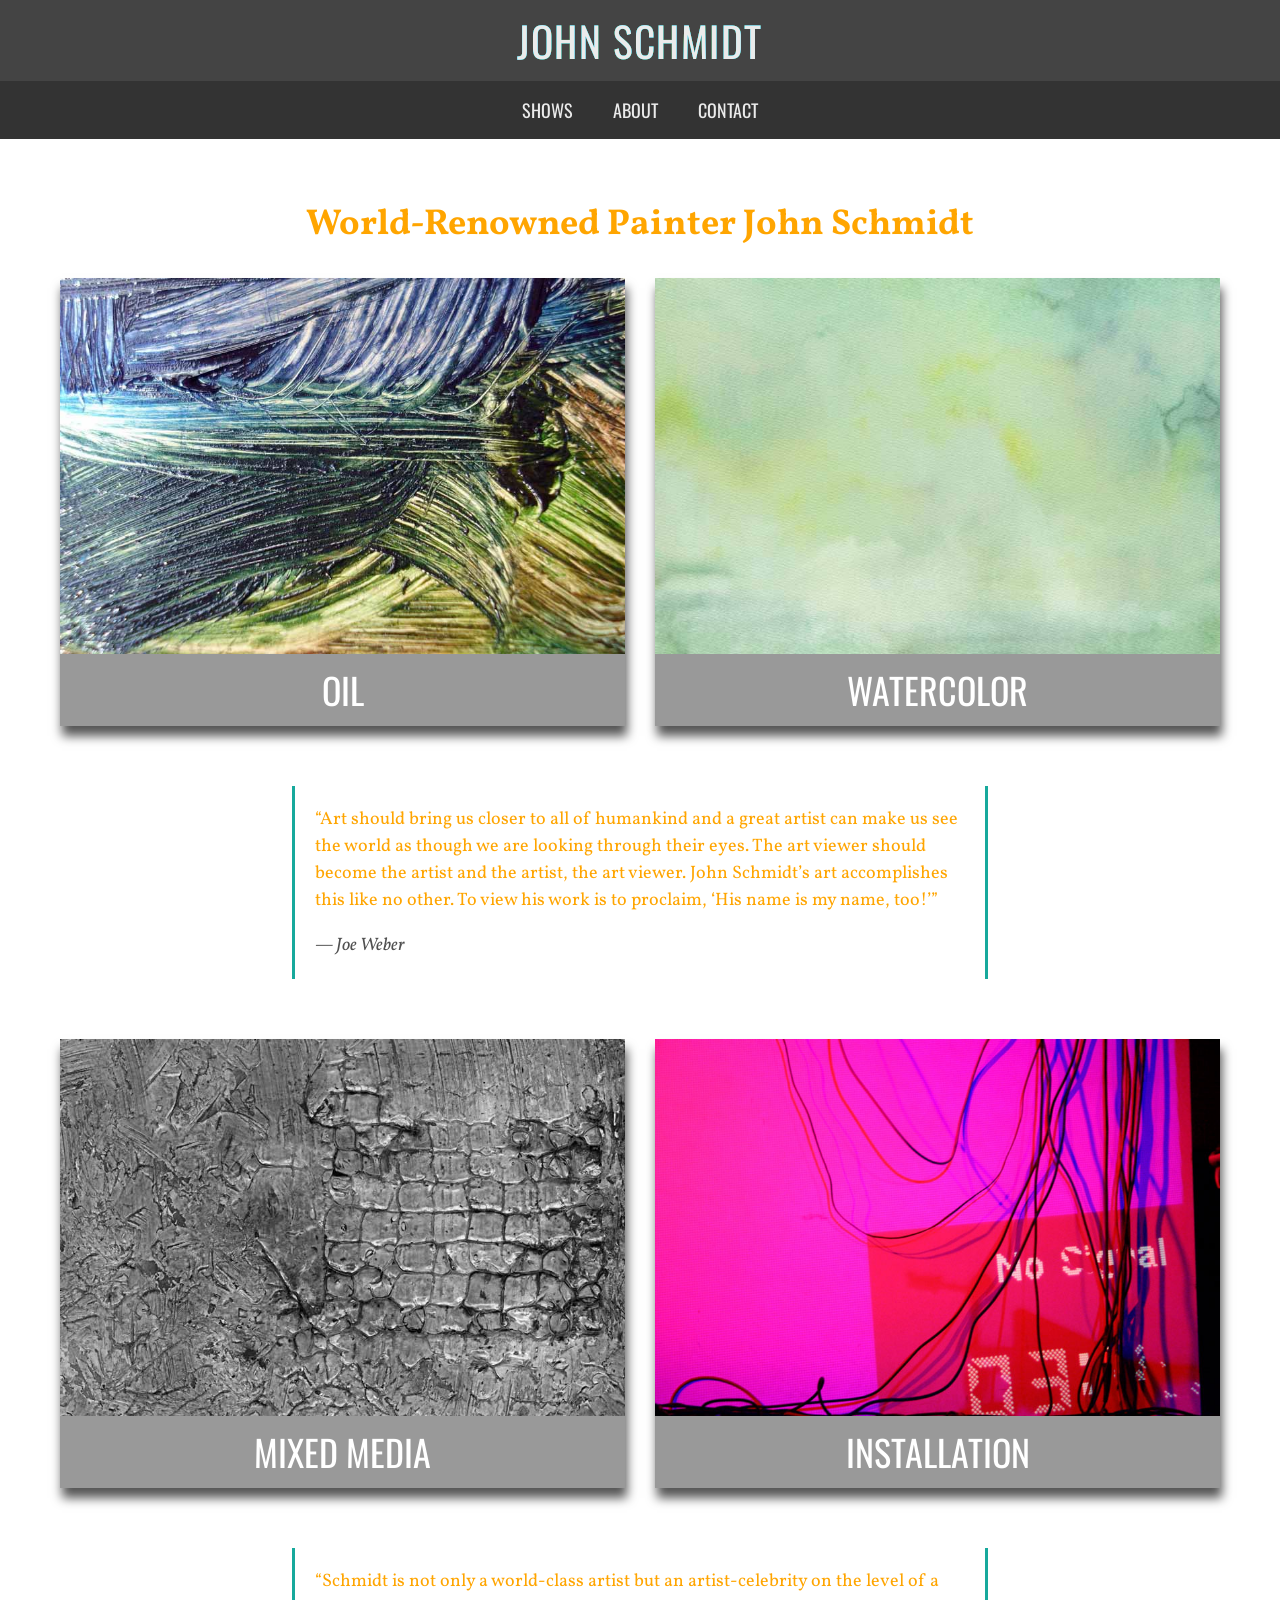
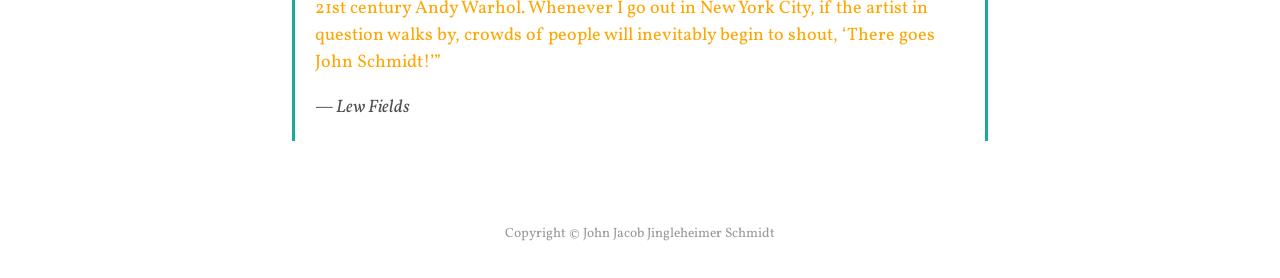
<file: Artist Website/index.html>
<!DOCTYPE html>
<html lang="en">
<head>
	<meta charset="UTF-8">
	<meta name="viewport" content="width=device-width, initial-scale=1.0">
	<title>John Schmidt | World-Renowned Painter</title>
	<link rel="preconnect" href="https://fonts.googleapis.com">
	<link rel="preconnect" href="https://fonts.gstatic.com" crossorigin>
	<link href="https://fonts.googleapis.com/css2?family=Oswald:wght@200..700&family=Vollkorn:ital,wght@0,400..900;1,400..900&display=auto" rel="stylesheet">
	<link rel="stylesheet" href="css/main.css">
</head>
<body>
	<header>
		<div class="logo-wrapper"><a href="index.html">John Schmidt</a></div>
		<nav>
			<ul>
				<li><a href="#">Shows</a></li>
				<li><a href="#">About</a></li>
				<li><a href="#">Contact</a></li>
			</ul>
		</nav>
	</header>

	<main>
		<h1>World-Renowned Painter John Schmidt</h1>

		<div class="category">
			<a href="#">
				<img src="img/oil.jpg" alt="">
				<div class="description">Oil</div>
			</a>
			<a href="#">
				<img src="img/watercolor.jpg" alt="">
				<div class="description">Watercolor</div>
			</a>
		</div>

		<blockquote>
			<p>“Art should bring us closer to all of humankind and a great artist can make us see the world as though we are looking through their eyes. The art viewer should become the artist and the artist, the art viewer. John Schmidt’s art accomplishes this like no other. To view his work is to proclaim, ‘His name is my name, too!’”</p>
			<cite>— Joe Weber</cite>
		</blockquote>

		<div class="category">
			<a href="#">
				<img src="img/mixed-media.jpg" alt="">
				<div class="description">Mixed Media</div>
			</a>
			<a href="#">
				<img src="img/installation.jpg" alt="">
				<div class="description">Installation</div>
			</a>
		</div>

		<blockquote>
			<p>“Schmidt is not only a world-class artist but an artist-celebrity on the level of a 21st century Andy Warhol. Whenever I go out in New York City, if the artist in question walks by, crowds of people will inevitably begin to shout, ‘There goes John Schmidt!’”</p>
			<cite>— Lew Fields</cite>
		</blockquote>
	</main>

	<footer>
		<p>Copyright © John Jacob Jingleheimer Schmidt</p>
	</footer>
</body>
</html>
</file>
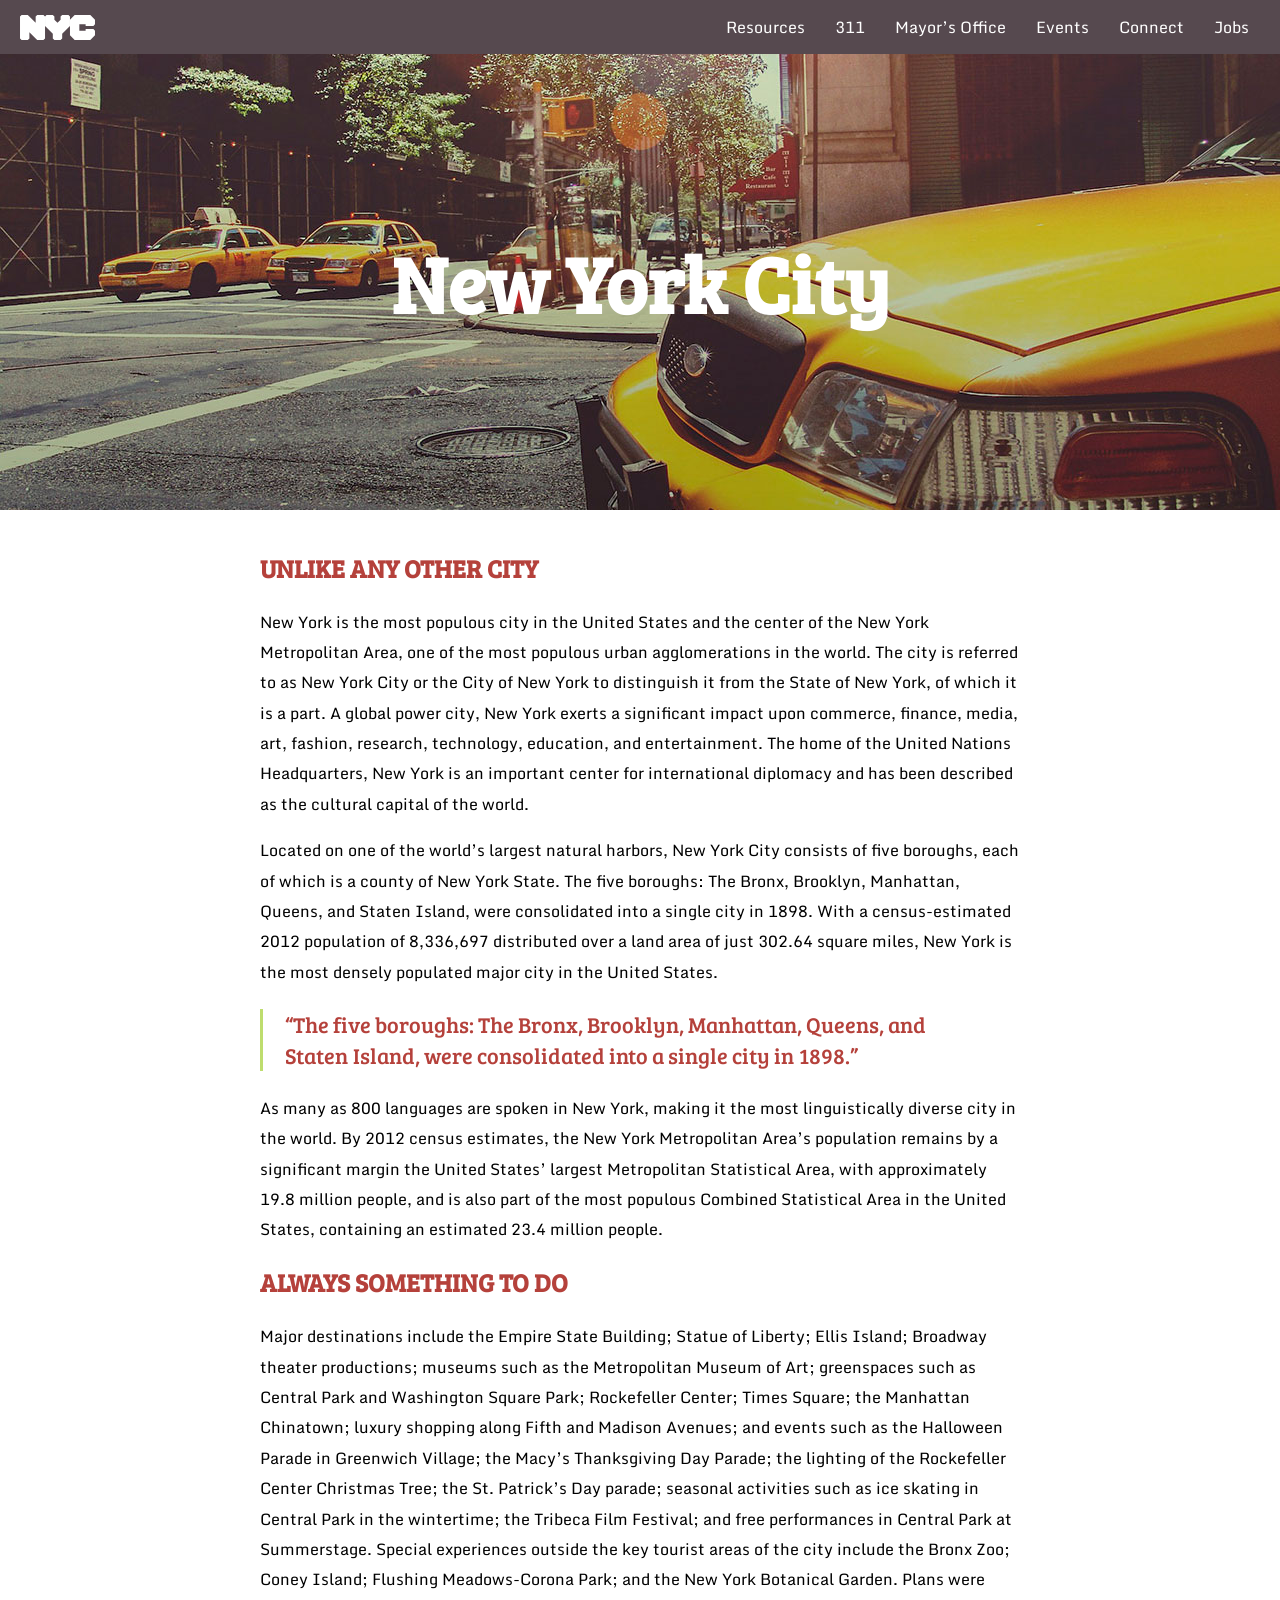
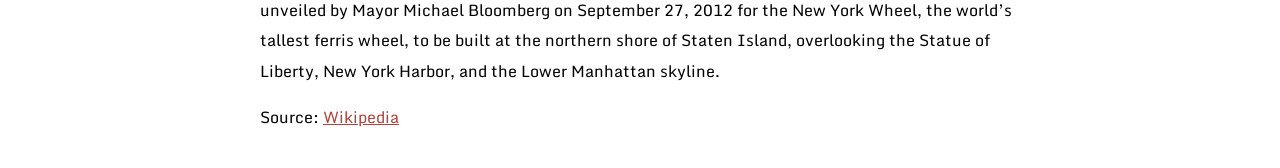
<file: Off-Screen Nav/index.html>
<!DOCTYPE html>
<html lang="en">
<head>
	<meta charset="UTF-8">
	<meta name="viewport" content="width=device-width, initial-scale=1.0">
	<title>New York City: A Global Power City</title>
	<link rel="preconnect" href="https://fonts.googleapis.com">
	<link rel="preconnect" href="https://fonts.gstatic.com" crossorigin>
	<link href="https://fonts.googleapis.com/css2?family=Bree+Serif&family=Monda:wght@400..700&display=auto" rel="stylesheet">
	<link rel="stylesheet" href="css/main.css">
</head>
<body>
	<img src="img/nyc-logo.svg" class="nyc-logo" alt="NYC Logo">

	<!-- CHECKBOX LABEL -->
	<label id="hamburger-button" for="navbar-checkbox">
		<img src="img/menu-icon.svg" alt="Hamburger Button">
	</label>
	
	
	<!-- CHECKBOX FOR NAVBAR -->
	<input type="checkbox" id="navbar-checkbox">
	<!-- END CHECKBOX -->
	
	<!-- INVISIBLE MASK FOR THE BG -->
	<label id="navbar-mask" for="navbar-checkbox">
		<!-- EMPTINESS -->
	</label>
	
	<!-- <input:checkbox> and <nav> need to be neighbors -->
	<nav>
		<ul>
			<li><a href="#">Resources</a></li>
			<li><a href="#">311</a></li>
			<li><a href="#">Mayor’s Office</a></li>
			<li><a href="#">Events</a></li>
			<li><a href="#">Connect</a></li>
			<li><a href="#">Jobs</a></li>
		</ul>
	</nav>
	
	<h1>New York City</h1>
	
	<main>
		<h2>Unlike Any Other City</h2>
		
		<p>New York is the most populous city in the United States and the center of the New York Metropolitan Area, one of the most populous urban agglomerations in the world. The city is referred to as New York City or the City of New York to distinguish it from the State of New York, of which it is a part. A global power city, New York exerts a significant impact upon commerce, finance, media, art, fashion, research, technology, education, and entertainment. The home of the United Nations Headquarters, New York is an important center for international diplomacy and has been described as the cultural capital of the world.</p>
		
		<p>Located on one of the world’s largest natural harbors, New York City consists of five boroughs, each of which is a county of New York State. The five boroughs: The Bronx, Brooklyn, Manhattan, Queens, and Staten Island, were consolidated into a single city in 1898. With a census-estimated 2012 population of 8,336,697 distributed over a land area of just 302.64 square miles, New York is the most densely populated major city in the United States.</p>
		
		<p class="pull-quote">“The five boroughs: The Bronx, Brooklyn, Manhattan, Queens, and Staten Island, were consolidated into a single city in 1898.”</p>
		
		<p>As many as 800 languages are spoken in New York, making it the most linguistically diverse city in the world. By 2012 census estimates, the New York Metropolitan Area’s population remains by a significant margin the United States’ largest Metropolitan Statistical Area, with approximately 19.8 million people, and is also part of the most populous Combined Statistical Area in the United States, containing an estimated 23.4 million people.</p>
		
		
		<h2>Always Something to Do</h2>
		
		<p>Major destinations include the Empire State Building; Statue of Liberty; Ellis Island; Broadway theater productions; museums such as the Metropolitan Museum of Art; greenspaces such as Central Park and Washington Square Park; Rockefeller Center; Times Square; the Manhattan Chinatown; luxury shopping along Fifth and Madison Avenues; and events such as the Halloween Parade in Greenwich Village; the Macy’s Thanksgiving Day Parade; the lighting of the Rockefeller Center Christmas Tree; the St. Patrick’s Day parade; seasonal activities such as ice skating in Central Park in the wintertime; the Tribeca Film Festival; and free performances in Central Park at Summerstage. Special experiences outside the key tourist areas of the city include the Bronx Zoo; Coney Island; Flushing Meadows-Corona Park; and the New York Botanical Garden. Plans were unveiled by Mayor Michael Bloomberg on September 27, 2012 for the New York Wheel, the world’s tallest ferris wheel, to be built at the northern shore of Staten Island, overlooking the Statue of Liberty, New York Harbor, and the Lower Manhattan skyline.</p>

		<p>Source: <a href="http://en.wikipedia.org/wiki/New_York_City">Wikipedia</a></p>
	</main>
</body>
</html>
</file>
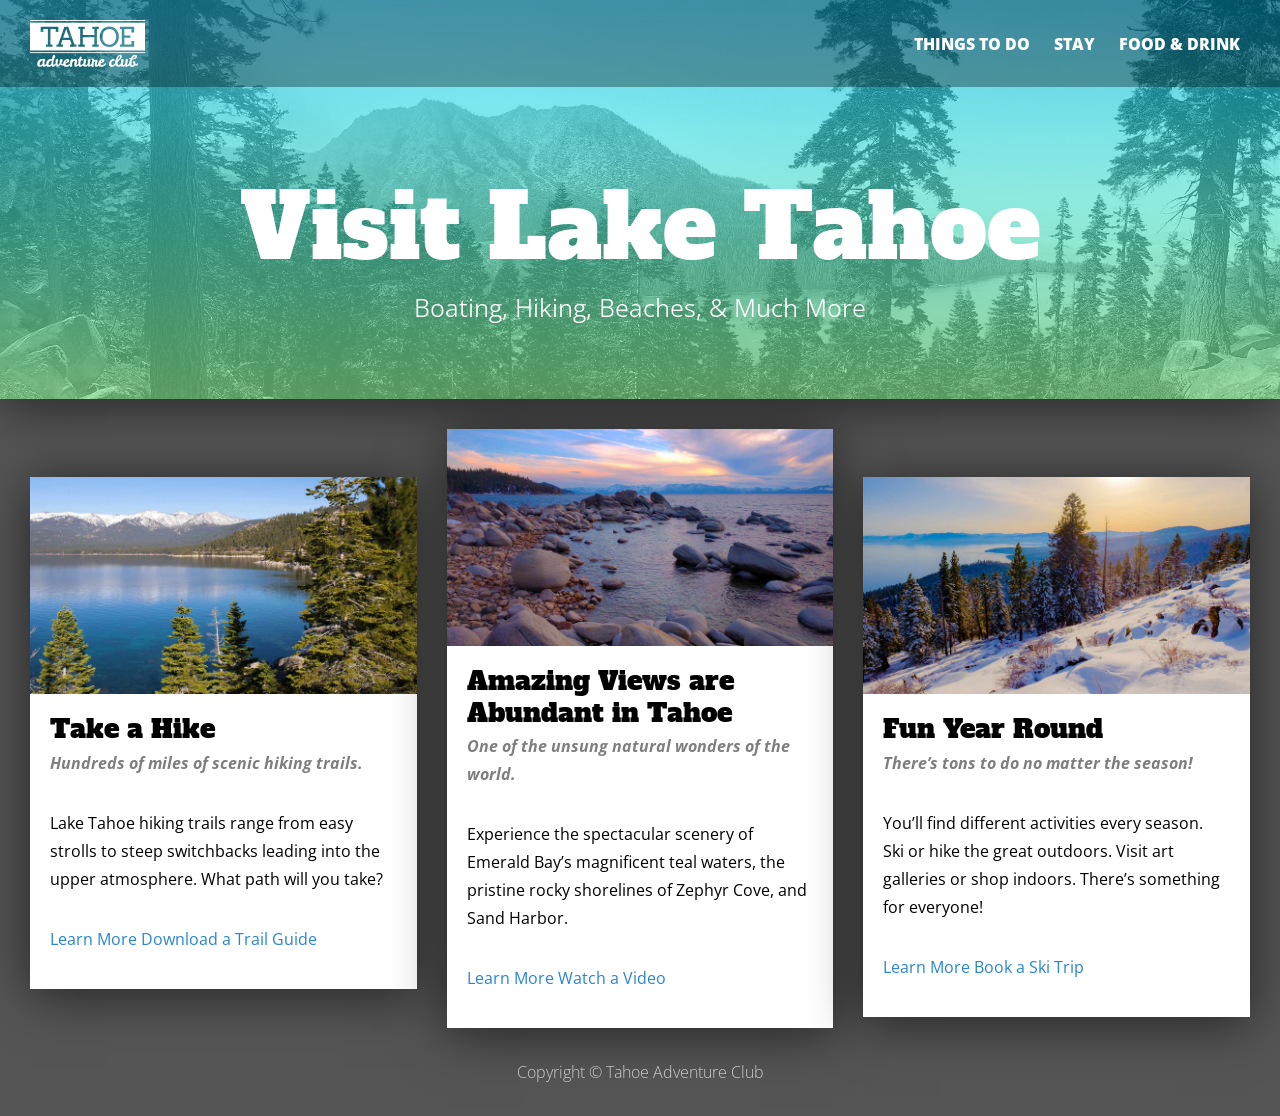
<file: Tahoe Flexbox/index.html>
<!DOCTYPE html>
<html lang="en">
<head>
	<meta charset="UTF-8">
	<meta name="viewport" content="width=device-width, initial-scale=1.0">
	<title>Things to do in Lake Tahoe - Tahoe Adventure Club</title>
	<link rel="preconnect" href="https://fonts.googleapis.com">
	<link rel="preconnect" href="https://fonts.gstatic.com" crossorigin>
	<link href="https://fonts.googleapis.com/css2?family=Alfa+Slab+One&family=Open+Sans:ital,wght@0,300..800;1,300..800&display=swap" rel="stylesheet">
	<link rel="stylesheet" href="css/main.css">
</head>
<body>
	<header>
		<nav>
			<a href="index.html" class="logo"><img src="img/tahoe-logo-white.svg" alt="Tahoe Adventure Club"></a>
			<ul>
				<li><a href="things-to-do.html">Things To Do</a></li>
				<li><a href="places-to-stay.html">Stay</a></li>
				<li><a href="food-drink.html">Food & Drink</a></li>
			</ul>
		</nav>
		<div class="masthead">
			<h1>Visit Lake Tahoe</h1>
			<p>Boating, Hiking, Beaches, & Much More</p>
		</div>
	</header>

	<main>
		<section>
			<img src="img/take-a-hike.jpg" alt="Tahoe trails">
			<div class="text-wrapper">
				<h2>Take a Hike</h2>
				<p>Hundreds of miles of scenic hiking trails.</p>
				<p>Lake Tahoe hiking trails range from easy strolls to steep switchbacks leading into the upper atmosphere. What path will you take?</p>
				<p class="links">
					<a href="hikes.html" class="button-secondary">Learn More</a>
					<a href="downloads/trail-guide.pdf" target="_blank">Download a Trail Guide</a>
				</p>
			</div>
		</section>

		<section>
			<img src="img/amazing-views.jpg" alt="Tahoe sunset">
			<div class="text-wrapper">
				<h2>Amazing Views are Abundant in Tahoe</h2>
				<p>One of the unsung natural wonders of the world.</p>
				<p>Experience the spectacular scenery of Emerald Bay’s magnificent teal waters, the pristine rocky shorelines of Zephyr Cove, and Sand Harbor.</p>
				<p class="links">
					<a href="#" class="button-secondary">Learn More</a>
					<a href="https://www.youtube.com/watch?v=4ZLZh3ZWdgI" target="_blank">Watch a Video</a>
				</p>
			</div>
		</section>

		<section>
			<img src="img/fun-year-round.jpg" alt="Tahoe in winter">
			<div class="text-wrapper">
				<h2>Fun Year Round</h2>
				<p>There’s tons to do no matter the season!</p>
				<p>You’ll find different activities every season. Ski or hike the great outdoors. Visit art galleries or shop indoors. There’s something for everyone!</p>
				<p class="links">
					<a href="#" class="button-secondary">Learn More</a>
					<a href="https://www.skilaketahoe.com" target="_blank">Book a Ski Trip</a>
				</p>
			</div>
		</section>
	</main>

	<footer>
		Copyright © Tahoe Adventure Club
	</footer>
</body>
</html>
</file>
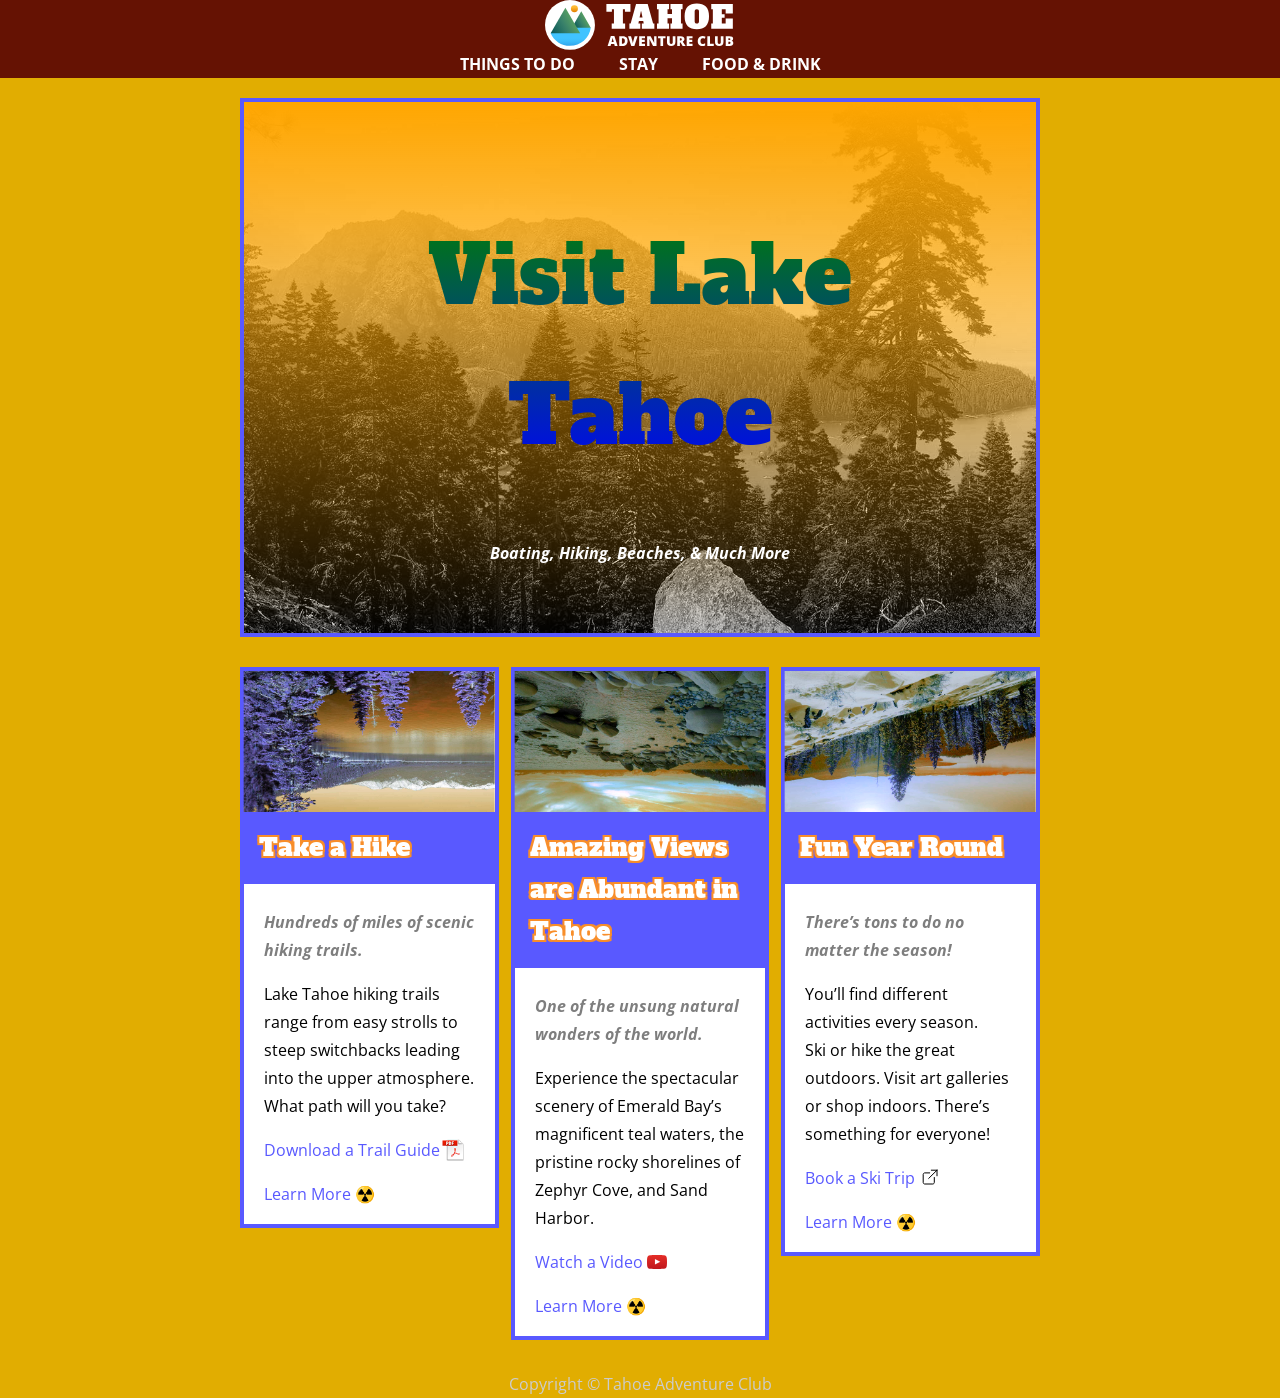
<file: Tahoe/index.html>
<!-- comment - docs for you or devs that isn't used by the html -->
<!-- determines the document type -->
<!DOCTYPE html>
<!-- determines language -->
<html lang="en">

<!-- meta information about the site -->
<head>
    <!-- use unicode on the website -->
    <meta charset="UTF-8">
    <!-- scale the viewport on mobile phones -->
    <meta name="viewport" content="width=device-width, initial-scale=1.0">
    <!-- the title of our website / tab -->
    <title>Lake Tahoe</title>
    <!-- GOOGLE FONTS -->
    <link rel="preconnect" href="https://fonts.googleapis.com">
    <link rel="preconnect" href="https://fonts.gstatic.com" crossorigin>
    <link href="https://fonts.googleapis.com/css2?family=Alfa+Slab+One&family=Open+Sans:ital,wght@0,300..800;1,300..800&display=swap" rel="stylesheet">
    <!-- STYLESHEET -->
    <link rel="stylesheet" href="main.css">

</head>

<!-- the content goes here in the body -->
<body>

    <!-- <div id="centered"></div> -->

    <nav>
        <a href="index.html"><img src="img/tahoe-logo.svg" alt="Tahoe Adventure Club"></a>
		<ul>
			<li><a href="things-to-do.html">Things To Do</a></li>
			<li><a href="places-to-stay.html">Stay</a></li>
			<li><a href="food-drink.html">Food & Drink</a></li>
		</ul>
    </nav>

    <header>
        <h1>Visit Lake Tahoe</h1>
		<p>Boating, Hiking, Beaches, & Much More</p>
    </header>

    <main>
        <h2>Explore Lake Tahoe</h2>
		<section>
			<img src="img/take-a-hike.jpg" alt="Tahoe trails">
			<h3>Take a Hike</h3>
			<p>Hundreds of miles of scenic hiking trails.</p>
			<p>Lake Tahoe hiking trails range from easy strolls to steep switchbacks leading into the upper atmosphere. What path will you take?</p>
			<p><a href="downloads/trail-guide.pdf" target="_blank">Download a Trail Guide</a></p>
			<p><a class="learn-more" href="#">Learn More</a></p>
		</section>

		<section>
			<img src="img/amazing-views.jpg" alt="Tahoe sunset">
			<h3>Amazing Views are Abundant in Tahoe</h3>
			<p>One of the unsung natural wonders of the world.</p>
			<p>Experience the spectacular scenery of Emerald Bay’s magnificent teal waters, the pristine rocky shorelines of Zephyr Cove, and Sand Harbor.</p>
			<p><a href="https://www.youtube.com/watch?v=4ZLZh3ZWdgI" target="_blank">Watch a Video</a></p>
			<p><a class="learn-more" href="#">Learn More</a></p>
		</section>

		<section>
			<img src="img/fun-year-round.jpg" alt="Tahoe in winter">
			<h3>Fun Year Round</h3>
			<p>There’s tons to do no matter the season!</p>
			<p>You’ll find different activities every season. Ski or hike the great outdoors. Visit art galleries or shop indoors. There’s something for everyone!</p>
			<p><a href="https://www.skilaketahoe.com" target="_blank">Book a Ski Trip</a></p>
			<p><a class="learn-more" href="#">Learn More</a></p>

        </section>
    </main>

    <footer>
        Copyright © Tahoe Adventure Club
    </footer>

</body>
</html>
</file>
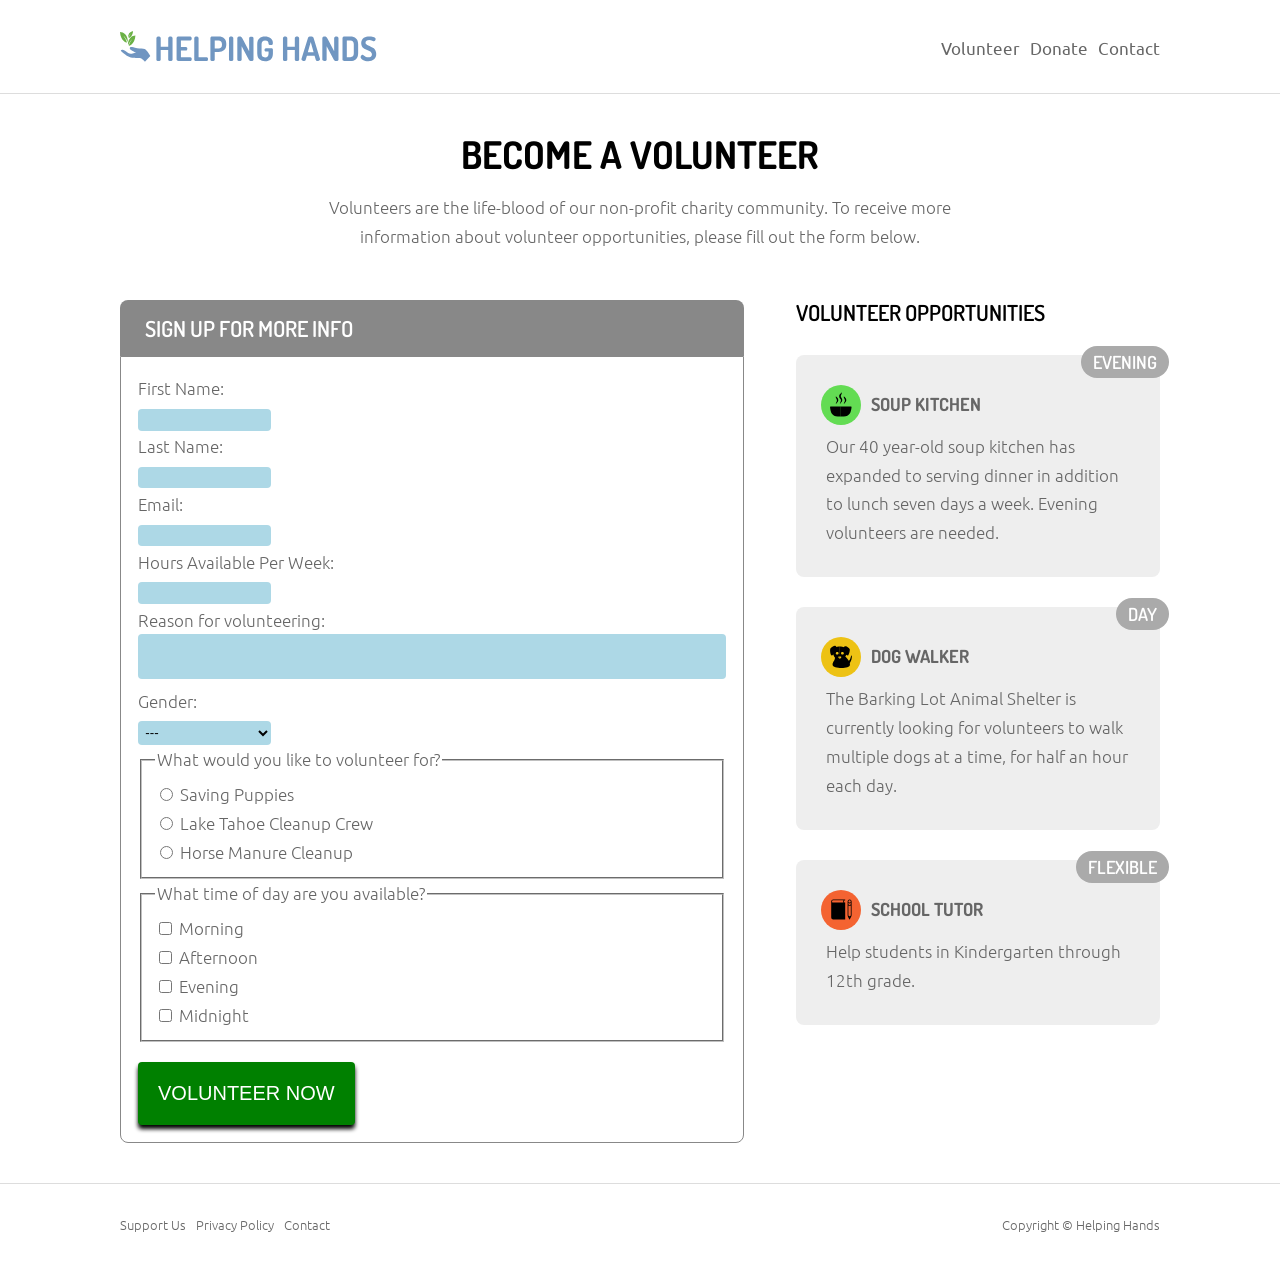
<file: Helping Hands/volunteer.html>
<!DOCTYPE html>
<html lang="en">
<head>
	<meta charset="UTF-8">
	<meta name="viewport" content="width=device-width, initial-scale=1.0">
	<title>Helping Hands - Volunteer Opportunities</title>
	<link rel="preconnect" href="https://fonts.googleapis.com">
	<link rel="preconnect" href="https://fonts.gstatic.com" crossorigin>
	<link href="https://fonts.googleapis.com/css2?family=Dosis:wght@200..800&family=Ubuntu:ital,wght@0,300;0,400;0,500;0,700;1,300;1,400;1,500;1,700&display=auto" rel="stylesheet">
	<link rel="stylesheet" href="css/main.css">
</head>
<body>
	<header>
		<nav class="content-wrapper">
			<a href="index.html" class="logo"><img src="img/helping-hands-logo.svg" alt="Helping Hands"></a>
			<ul>
				<li><a href="volunteer.html">Volunteer</a></li>
				<li><a href="donate.html">Donate</a></li>
				<li><a href="contact.html">Contact</a></li>
			</ul>
		</nav>
	</header>
	<main class="content-wrapper">
		<h1>Become a Volunteer</h1>
		<p>Volunteers are the life-blood of our non-profit charity community. To receive more information about volunteer opportunities, please fill out the form&nbsp;below.</p>
		<div class="columns-2">

			<!-- CRUD -->

			<!-- CREATE -->
		 	<!-- http POST request -->

			<!-- READ -->
		 	<!-- http GET request -->

			<!-- UPDATE -->
		 	<!-- http PUT/PATCH request -->

			<!-- DESTROY -->
		 	<!-- http DELETE request -->

			<!-- FORM GOES HERE -->
			<div class="column-left">
				<h2 class="form-heading">Sign Up for More Info</h2>
				<form>
					<label for="first-name">First Name:</label>
					<input id="first-name" name="first-name" type="text" required>

					<label for="last-name">Last Name:</label>
					<input id="last-name" type="text">

					<label for="email">Email:</label>
					<input type="email" id="email">

					<label for="hours">Hours Available Per Week:</label>
					<input type="number" min="0" max="168" id="hours">

					<label for="reason">Reason for volunteering:</label>
					<textarea id="reason"></textarea>

					<label for="gender">Gender:</label>
					<select id="gender">
						<option selected disabled>---</option>
						<option value="m">Male</option>
						<option value="f">Female</option>
					</select>

					<fieldset>
						<legend>What would you like to volunteer for?</legend>

						<input type="radio" name="volunteer-choice" id="save-puppies">
						<label for="save-puppies">Saving Puppies</label>

						<br>

						<input type="radio" name="volunteer-choice" id="tahoe">
						<label for="tahoe">Lake Tahoe Cleanup Crew</label>

						<br>

						<input type="radio" name="volunteer-choice" id="horse">
						<label for="horse">Horse Manure Cleanup</label>
					</fieldset>

					<fieldset>
						<legend>What time of day are you available?</legend>

						<input type="checkbox" name="available-morning" id="morning">
						<label for="morning">Morning</label>

						<br>

						<input type="checkbox" name="available-afternoon" id="afternoon">
						<label for="afternoon">Afternoon</label>

						<br>

						<input type="checkbox" name="available-evening" id="evening">
						<label for="evening">Evening</label>

						<br>

						<input type="checkbox" name="available-midnight" id="night">
						<label for="night">Midnight</label>
					</fieldset>

					<input type="submit" value="Volunteer Now">
				</form>
			</div>
			<!-- END FORM -->

			<aside class="column-right">
				<h2>Volunteer Opportunities</h2>
				<section class="clearfix">
					<div class="time-badge">Evening</div>
					<h3><img src="img/icon-soup-kitchen.svg" alt="" class="opportunity-icon">Soup Kitchen</h3>
					<p>Our 40 year-old soup kitchen has expanded to serving dinner in addition to lunch seven days a week. Evening volunteers are needed.</p>
				</section>
				<section class="clearfix">
					<div class="time-badge">Day</div>
					<h3><img src="img/icon-dog-walker.svg" alt="" class="opportunity-icon">Dog Walker</h3>
					<p>The Barking Lot Animal Shelter is currently looking for volunteers to walk multiple dogs at a time, for half an hour each day.</p>
				</section>
				<section class="clearfix">
					<div class="time-badge">Flexible</div>
					<h3><img src="img/icon-tutor.svg" alt="" class="opportunity-icon">School Tutor</h3>
					<p>Help students in Kindergarten through 12th grade.</p>
				</section>
			</aside>
		</div>
	</main>
	<footer>
		<div class="content-wrapper">
			<ul>
				<li><a href="donate.html">Support Us</a></li>
				<li><a href="privacy.html">Privacy Policy</a></li>
				<li><a href="contact.html">Contact</a></li>
			</ul>
			<div class="copyright">Copyright © Helping Hands</div>
		</div>
	</footer>
</body>
</html>
</file>
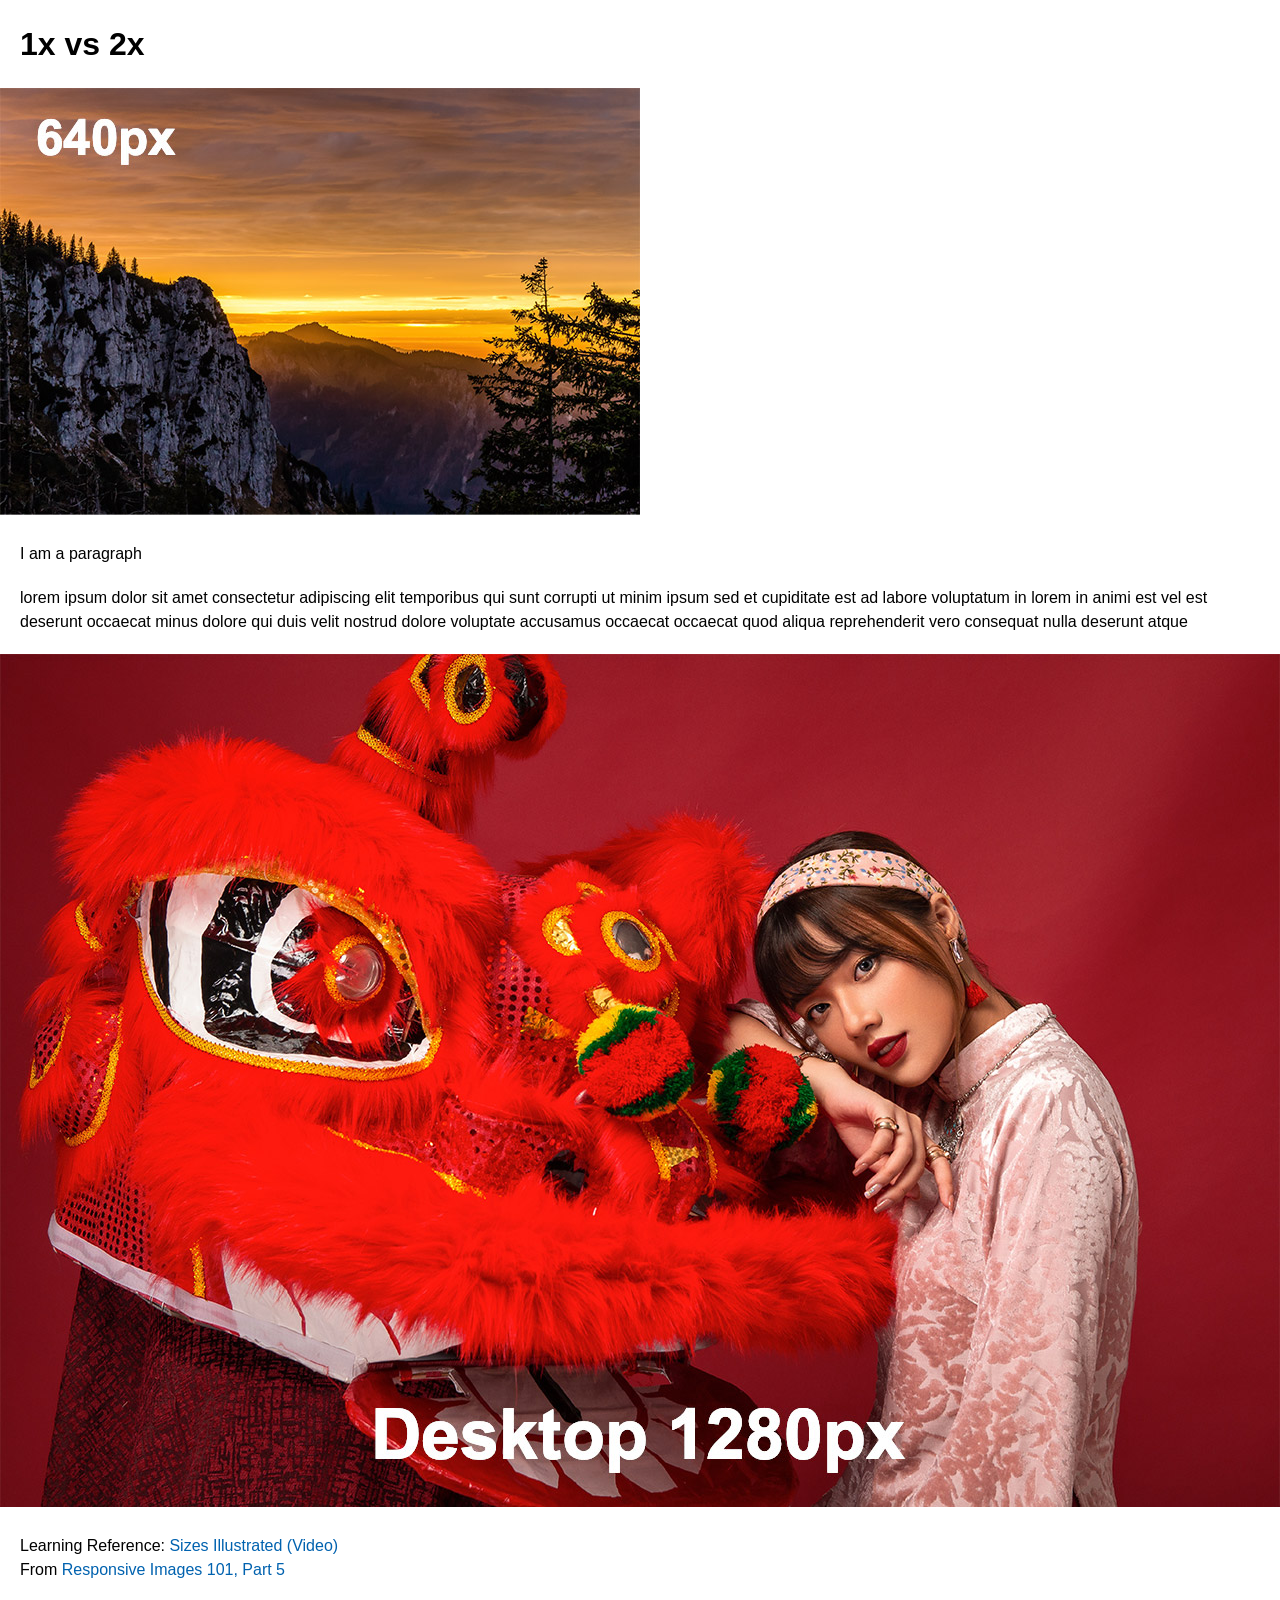
<file: Responsive Images/srcset.html>
<!DOCTYPE html>
<html lang="en">
<head>
	<meta charset="UTF-8">
	<meta name="viewport" content="width=device-width, initial-scale=1.0, viewport-fit=cover">
	<title>img srcset</title>
	<link rel="stylesheet" href="css/main.css">
</head>
<body>
	<div id="wrapper">

		
		<h1>1x vs 2x</h1>
		<!-- srcset controls which image to use at different img widths -->
		<img 
		srcset="
		img/sunset-320.jpg 320w, 
		img/sunset-640.jpg 640w,
		img/sunset-1280.jpg 1280w,
		img/sunset-2560.jpg 2560w"
		src="img/sunset-320.jpg" 
		sizes="
		(min-width: 800px) 50vw,
		(min-width: 640px) 75vw,
		100vw" 
		alt="sunset">
		
		<!-- sizes determines the size of the image at different screen widths (just like a media query) -->

		<p>I am a paragraph</p>

		<p>lorem ipsum dolor sit amet consectetur adipiscing elit temporibus qui sunt corrupti ut minim ipsum sed et cupiditate est ad labore voluptatum in lorem in animi est vel est deserunt occaecat minus dolore qui duis velit nostrud dolore voluptate accusamus occaecat occaecat quod aliqua reprehenderit vero consequat nulla deserunt atque</p>

		
		<img 
		srcset="
		img/model-mobile-375.jpg 375w,
		img/model-mobile-750.jpg 750w,
		img/model-tablet-768.jpg 768w,
		img/model-desktop-1280.jpg 1280w,
		img/model-tablet-1536.jpg 1536w,
		"
		src="img/model-mobile-375.jpg" alt="model mobile">
		
		
		
		<p>
			Learning Reference: <a href="https://www.youtube.com/watch?v=cM4dXsASXaQ" target="_blank" class="link-primary">Sizes Illustrated (Video)</a>
			<br>From <a href="https://cloudfour.com/thinks/responsive-images-101-part-5-sizes/" target="_blank" class="link-secondary">Responsive Images 101, Part 5</a>
		</p>
	</div>
</body>
</html>
</file>
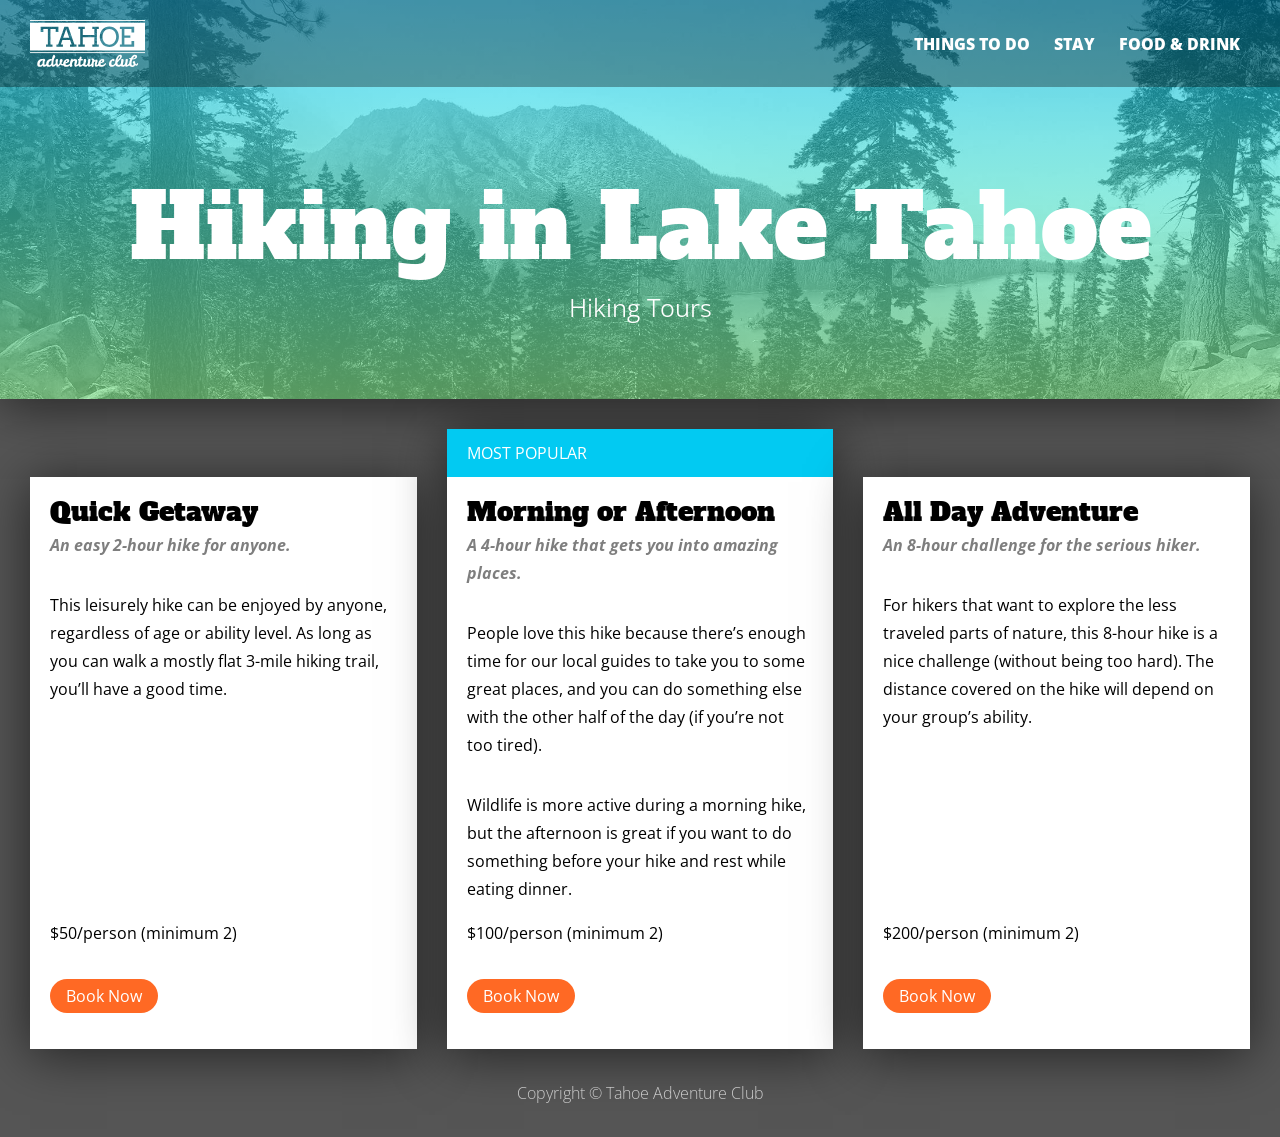
<file: Tahoe Flexbox/hikes.html>
<!DOCTYPE html>
<html lang="en">
<head>
	<meta charset="UTF-8">
	<meta name="viewport" content="width=device-width, initial-scale=1.0">
	<title>Hiking in Lake Tahoe - Tahoe Adventure Club</title>
	<link rel="preconnect" href="https://fonts.googleapis.com">
	<link rel="preconnect" href="https://fonts.gstatic.com" crossorigin>
	<link href="https://fonts.googleapis.com/css2?family=Alfa+Slab+One&family=Open+Sans:ital,wght@0,300..800;1,300..800&display=swap" rel="stylesheet">
	<link rel="stylesheet" href="css/main.css">
</head>
<body>
	<header>
		<nav>
			<a href="index.html" class="logo"><img src="img/tahoe-logo-white.svg" alt="Tahoe Adventure Club"></a>
			<ul>
				<li><a href="things-to-do.html">Things To Do</a></li>
				<li><a href="places-to-stay.html">Stay</a></li>
				<li><a href="food-drink.html">Food & Drink</a></li>
			</ul>
		</nav>
		<div class="masthead">
			<h1>Hiking in Lake Tahoe</h1>
			<p>Hiking Tours</p>
		</div>
	</header>

	<main class="price-list">
		<section>
			<div class="text-wrapper">
				<h2>Quick Getaway</h2>
				<p>An easy 2-hour hike for anyone.</p>
				<p>This leisurely hike can be enjoyed by anyone, regardless of age or ability level. As long as you can walk a mostly flat 3-mile hiking trail, you’ll have a good time.</p>
				<p class="price">$50/person (minimum 2)</p>
				<p><a href="register.html" class="button-primary">Book Now</a></p>
			</div>
		</section><!-- 
		--><section>
			<p class="popular">Most Popular</p>
			<div class="text-wrapper">
				<h2>Morning or Afternoon</h2>
				<p>A 4-hour hike that gets you into amazing places.</p>
				<p>People love this hike because there’s enough time for our local guides to take you to some great places, and you can do something else with the other half of the day (if you’re not too tired).</p>
				<p>Wildlife is more active during a morning hike, but the afternoon is great if you want to do something before your hike and rest while eating dinner.</p>
				<p class="price">$100/person (minimum 2)</p>
				<p><a href="register.html" class="button-primary">Book Now</a></p>
			</div>
		</section><!-- 
		--><section>
			<div class="text-wrapper">
				<h2>All Day Adventure</h2>
				<p>An 8-hour challenge for the serious hiker.</p>
				<p>For hikers that want to explore the less traveled parts of nature, this 8-hour hike is a nice challenge (without being too hard). The distance covered on the hike will depend on your group’s ability.</p>
				<p class="price">$200/person (minimum 2)</p>
				<p><a href="register.html" class="button-primary">Book Now</a></p>
			</div>
		</section>
	</main>

	<footer>
		Copyright © Tahoe Adventure Club
	</footer>
</body>
</html>
</file>
<file: Artist Website/css/main.css>
/* OUR CSS */

.category a {
	box-shadow: 2px 10px 10px #000a;
}

.logo-wrapper a {
	text-shadow: 0px 0px 0px cyan, 
	0px 0px 0px blue,
	0px 0px 0px green,
	0px 0px 0px yellowgreen,
	0px 0px 0px yellow,
	0px 0px 0px orange;

	transition: text-shadow 1s cubic-bezier(0.175, 1, 0.32, 2), color 1s;
}

.logo-wrapper a:hover {
	text-shadow: 2px 2px 0px cyan, 
	4px 4px 0px blue,
	6px 6px 0px green,
	8px 8px 0px yellowgreen,
	10px 10px 0px yellow,
	12px 12px 0px orange;
}

/* KEYFRAME ANIMATIONS */

/* define the animation */
@keyframes disco {
	0% { color: red }
	20% { color: purple }
	40% { color: blue }
	60% { color: green }
	80% { color: yellow }
	100% { color: orange }
}

@keyframes drop-in {
	from { transform: translateY(-400px) }
	to { transform: translateY(0px) }
}

/* attach the animation */
h1 {
	animation: 
	disco 2s linear forwards, 
	drop-in 2s cubic-bezier(0.175, 1, 0.32, 2);
}

blockquote p {
	animation: disco 2s linear forwards;
}

@keyframes fade-in {
	from { opacity: 0 }
	to { opacity: 1 }
}

.category a {
	animation: fade-in 2s forwards;
	animation-delay: 3s;
	opacity: 0;
}

/* PREVIOUS CSS */

*, *::before, *::after {
	box-sizing: border-box;
}
:root {
	--font-primary: Vollkorn, serif; 
	--font-secondary: Oswald, sans-serif;
}
html {
	font-family: var(--font-primary);
	font-size: 1.125rem;
	line-height: 1.5;

	-moz-text-size-adjust: 100%;
	-webkit-text-size-adjust: 100%;
	text-size-adjust: 100%;
}
body {
	margin: 0;
}
img, svg {
	max-width: 100%;
	vertical-align: bottom;
}
h1 {
	text-align: center;
	margin-top: 1.5rem;
	margin-bottom: 0;
	line-height: 1.2;
}
header {
	text-align: center;
	line-height: 1;
}
header a {
	font-family: var(--font-secondary);
	color: #ebebeb;
	display: block;
	text-decoration: none;
	text-transform: uppercase;
}
header a:hover, 
header a:focus {
	color: #17a99c;
}
.logo-wrapper {
	background: #444;
	font-size: 2.3rem;
	letter-spacing: 0.08rem;
	font-weight: 400;
	margin: 0;
	padding: 20px;
}
nav {
	background: #333;
}
nav ul {
	list-style-type: none;
	margin: 0;
	padding: 0;
	display: inline-flex;
}
nav a {
	padding: 20px;
}
main {
	padding: 20px;
	margin: 0 auto;
	max-width: 1200px;
}
.category a {
	margin: 30px 0;
	display: block;
	text-decoration: none;
}
.category .description {
	text-align: center;
	text-transform: uppercase;
	font-family: var(--font-secondary);
	font-size: 2rem;
	line-height: 4rem;
	color: #fff;
	background: rgba(0,0,0, .4);
}
blockquote {
	border-left: solid 3px #17a99c;
	border-right: solid 3px #17a99c;
	color: #505050;
	margin: 20px;
	padding: 20px;
}
blockquote p {
	margin-top: 0;
}
footer {
	color: #999;
	font-size: .75rem;
	text-align: center;
	padding: 20px;
}

@media (min-width: 750px) {
	h1 {
		margin-top: 2.5rem;
	}
	.category {
		display: flex;
		gap: 30px;
	}
	blockquote {
		margin: 30px auto;
		width: 60%;
	}
}
</file>
<file: Off-Screen Nav/css/main.css>
/* OUR CSS */

/* hide to the checkbox ALWAYS */
#navbar-checkbox {
	display: none;
}

/* do different styles at 700px or less */
@media (max-width: 700px) {
	/* hide fixed navbar on left of screen */
	nav {
		position: fixed;
		width: 12em;
		height: 100%;
		left: -12em;
		transition: left 0.2s;
	}

	/* anytime I check the checkbox, the nav gets styled */
	#navbar-checkbox:checked ~ nav {
		left: 0em;
	}
	/* put hamburger button in upper left corner */
	#hamburger-button {
		position: absolute;
		top: 0.5rem;
		right: 1rem;
	}
}

/* do different styles at 701px or more */
@media (min-width: 701px) {
	body nav ul {
		display: flex;
		justify-content: end;
		padding-right: 1em;
	}
	/* hide button on large screens */
	#hamburger-button {
		display: none;
	}
}

/* mask shows only when the checkbox is clicked */
#navbar-mask {
	display: none;
	width: 100vw;
	height: 100vh;
	position: fixed;
	top: 0;
	left: 0;
}

#navbar-checkbox:checked + #navbar-mask {
	display: block;
}

/* PREVIOUS CSS */

*, *::before, *::after {
	box-sizing: border-box;
}
html {
	-moz-text-size-adjust: 100%;
	-webkit-text-size-adjust: 100%;
	text-size-adjust: 100%;
}
body {
	font-family: "Monda", sans-serif;
	line-height: 1.5;
	margin: 0;
}
img, svg {
	max-width: 100%;
	vertical-align: bottom;
}
h1, h2 {
	font-family: "Bree Serif", serif;
}
h1 {
	font-size: 5rem;
	line-height: .9;
	color: #fff;
	background: #483a40 url(../img/cab.jpg) center / cover;
	text-align: center;
	margin: 0;
	padding: 15%;
}
h2 {
	color: #b5413b;
	font-size: 1.5625rem;
	line-height: 1.4;
	text-transform: uppercase;
}
p {
	line-height: 1.9;
}
a {
	color: #b5413b;
}
a:hover {
	color: #fc3a53;
}
main {
	max-width: 50em;
	padding: 20px;
	margin: auto;
}
nav {
	background-color: rgba(72,58,64, .92);
}
nav ul {
	list-style-type: none;
	padding: 0;
	margin: 0;
}
nav li a {
	display: block;
	padding: 15px;
	color: white;
	text-decoration: none;
}
nav li a:hover {
	background-color: rgba(0,0,0, .5);
}
.nyc-logo {
	width: 75px;
	position: absolute;
	top: 15px;
	left: 20px;
}
.pull-quote {
	font-family: "Bree Serif", serif;
	border-left: 3px solid #bedd6e;
	padding-left: 1em;
	color: #b5413b;
	font-size: 22px;
	line-height: 1.4;
	margin-top: 1em;
	margin-bottom: 1em;
}
</file>
<file: Tahoe Flexbox/css/main.css>
/* OUR CSS */

section:first-child,
section:nth-child(3) {
	margin-top: 48px;
}

main.price-list {
	align-items: stretch;
}

.text-wrapper {
	display: flex;
	flex-direction: column;
	height: 100%; 
}

.price {
	margin-top: auto;
}

section:nth-child(2) .price {
	margin-top: 0;
}

/* PREVIOUS CSS */

*, *::before, *::after {
	box-sizing: border-box;
}
html {
	-moz-text-size-adjust: 100%;
	-webkit-text-size-adjust: 100%;
	text-size-adjust: 100%;
}
body {
	background: #555;
	font-family: "Open Sans", sans-serif;
	line-height: 1.75;
	margin: 0 0 30px 0;
}
img {
	max-width: 100%;
	vertical-align: bottom;
}
a {
	color: #2985d1;
	text-decoration: none;
}
a:hover,
a:focus {
	color: #ff6924;
}
h1, h2 {
	font-family: "Alfa Slab One", "Open Sans", sans-serif;
	font-weight: normal;
	line-height: 1.2;
}
h1 {
	font-size: 11vw;
	margin: 10px 0;
}
h2 {
	font-size: 26px;
	margin: 0;
}
h2 + p {
	font-weight: 700;
	font-style: italic;
	opacity: .5;
	margin-top: 3px;
}
nav {
	background: rgba(0,0,0, .33);
	padding: 20px 5px;
	text-align: center;
}
nav ul {
	list-style-type: none;
	margin: 0;
	margin-top: 15px;
	padding: 0;
}
nav li {
	display: inline;
}
nav ul a {
	color: #fff;
	font-weight: 800;
	text-transform: uppercase;
	padding: 2px 8px;
	display: inline-block;
	border: 2px solid transparent;  /* prevents a shift for when the hover border appears */
}
nav ul a:hover,
nav ul a:focus {
	color: #fff;
	border-bottom: 2px dotted currentColor;
}
header {
	background: linear-gradient(rgba(0,201,255, .6), rgba(146,254,157, .6)),
					url(../img/masthead.jpg) right top / cover;
	color: #fff;
}
header img {
	width: 115px;
}
.masthead {
	padding: 6%;
	text-align: center;
}
.masthead p {
	font-size: 25px;
	line-height: 1.2;
	font-weight: 350;
	margin: 0;
}
header, section {
	box-shadow: 0 5px 50px rgba(0,0,0, 0.6);
}
section {
	background: #fff;
	margin: 30px;
}
section .text-wrapper {
	padding: 20px;
}
.popular {
	margin: 0;
	background: #02caf2;
	color: #fff;
	padding: 10px 20px;
	text-transform: uppercase;
}
.button-primary {
	color: #fff;
	background: #ff6924;
	padding: 3px 16px;
	display: inline-block;
	border-radius: 40px;
}
.button-primary:hover, 
.button-primary:focus {
	color: #fff;
	background: #fa4f00;
}
footer {
	color: #ccc;
	text-align: center;
	font-weight: 300;
}

@media (min-width: 600px) {
	h1 {
		font-size: clamp(50px, 7.5vw, 90px);
	}
	main {
		max-width: 800px;
		margin: 30px auto;
	}
	nav {
		display: flex;
		align-items: center;
		padding: 20px 30px;
	}
	nav ul {
		margin-left: auto;
		margin-top: 0;
	}
}

@media (min-width: 1100px) {
	main {
		max-width: 1400px;
		display: flex;
		align-items: flex-start;
		gap: 30px;
		padding: 0 30px;
	}
	section {
		margin: 0;
		width: 33.33%;
	}
}
</file>
<file: Tahoe/main.css>
/* CSS VARIABLES & DARK MODE */

:root {
    --nuclear-green: #65cb00;
    --background-color: #555;
    --primary-link-color: var(--nuclear-green);
    --navbar-background: #000a;
    --navbar-link-color: white;
}

@media (prefers-color-scheme: light) {
    :root {
        --background-color: #E1AD01;
        --nuclear-green: rgb(89, 89, 255);
        --navbar-background: #651203;
    }
}

body {
    background-color: var(--background-color);
    margin: 20px;
    font-family: "Open Sans", sans-serif;
    line-height: 1.75;
}

/* #centered {
    height: 5px;
    width: 5px;
    border: solid red 2px;
    position: fixed;
    top: 50%;
    left: 50%;
} */

section {
    background-color: #fff;
}

img {
    max-width: 100%;
}

header, main, footer {
    max-width: 800px;
    margin: auto;
}

header {
    /* background-image: url(img/masthead.jpg);
    background-position: center;
    background-size: cover; */
    background: url(img/masthead.jpg) center / cover;
    color: #fff;
    text-align: center;
    padding:50px;
}

footer {
    color: #ccc;
    text-align: center;
}

h1, h2, h3, h4, h5, h6 {
    font-family: "Alfa Slab One", serif;
    font-weight: 300;
}

h1 {
    font-size: 50px;
}

h2 {
    font-size: 30px;
    color: white;
    text-align: center;
    margin-top: 60px;
}

h3 {
    font-size: 24px;
}

h1 + p {
    font-weight: 700;
    font-style: italic;
}

h3 + p {
    font-weight: 700;
    font-style: italic;
    opacity: 0.5;
}

nav {
    margin-bottom: 20px;
    text-align: center;
}

nav a {
    color: var(--navbar-link-color);
    text-decoration: none;
    font-weight: 700;
    text-transform: uppercase;
}

nav ul {
    list-style: none;
    margin: 0;
    padding: 0;
    text-align: center;
}

nav ul li {
    display: inline;
    padding: 20px;
}

nav a:hover,
nav a:focus {
    color: #97d0f2;
}

header, section {
    border: 4px solid #2fb3fe;
    margin-bottom: 30px;
}

h3 {
    background: #2fb3fe;
    color: white;
    padding: 15px;
    margin-top: 0;
}

img {
    vertical-align: bottom;
}

/* "*" stands for EVERYTHING */
* {
    /* border box means the element + padding + border will be an exact size */
    box-sizing: border-box;
}

section p {
    margin-left: 20px;
    margin-right: 20px;
}

/* <a> inside of <section> */
section a {
    color: #2fb3fe;
    text-decoration: none;
}

section a img {
    vertical-align: baseline;
    margin-left: 0.5em;
    /* em will scale with your text size */
    height: 1em;
}

nav {
    /* works and behaves as expected */
    position: static;
    /* we can position the element relative to where it would sit && it still affects layout */
    position: relative;
    /* position in an absolute spot on the screen && no layout */
    position: absolute;
    /* position in a fixed point on the screen EVEN IF WE SCROLL */
    position: fixed;
    /* position is static until it's 0px from the top of the screen at which point it scrolls... IT AFFECTS A LAYOUT */
    position: sticky;

    top: 0;
    background: var(--navbar-background);
    z-index: 1;
    backdrop-filter: blur(5px) saturate(0%);
    width: 100%;
}

body {
    margin: 0;
    display: flex;
    flex-direction: column;
    align-items: center;
}

header, main {
    margin-left: 1em;
    margin-right: 1em;
}

html {
    -moz-text-size-adjust: 100%;
    -webkit-text-size-adjust: 100%;
    text-size-adjust: 100%;
}

nav {
    position: static;
}

@media (min-width: 576px) {
    nav {
        position: sticky;
    }
}

/* DAY TWO */

body {
    /* background-image: repeating-linear-gradient(225deg, 
    brown, brown 200px, 
    green 200px, green 300px, 
    lightblue 300px, lightblue 400px); */
}

header {
    background: 
    linear-gradient(rgb(255, 166, 0), transparent),
    url(img/masthead.jpg) center / cover;
}

h1 {
    background: linear-gradient(green, blue);
    /* the background will only appear under the text */
    background-clip: text;
    color: transparent;
    font-size: clamp(50px, 7.5vw, 80px);
}

header {
    border-color: var(--nuclear-green);
}

section {
    border-color: var(--nuclear-green);
}

section a {
    color: var(--primary-link-color);
}

h3 {
    background-color: var(--nuclear-green);
    text-shadow: 
        2px 2px 0px #f88e2a,
        -2px 2px 0px #f88e2a,
        2px -2px 0px #f88e2a,
        -2px -2px 0px #f88e2a;
}

section img {
    filter: hue-rotate(190deg);
}

@media (min-width: 768px) {
    main {
        display: flex;
        gap: 0.75em;
        align-items: start;
    }

    main section {
        width: 33.3%
    }

    main h2 {
        /* does not show but still takes up space */
        /* visibility: hidden; */
        /* display none completely removes it from layout */
        display: none;
    }
}

/* ::after is a pseudo-element */
.learn-more::after {
    content: " ☢️";
}

/* $= means it ends with */
a[href$=".pdf"] {
    background: url(img/icon-pdf.png);
    background-repeat: no-repeat;
    background-position: right;
    background-size: contain;
    padding-right: 1.5em;
}

/* ^= means starts with */
a[href^="https://www"] {
    background: url(img/icon-external-link.svg);
    background-repeat: no-repeat;
    background-position: right;
    padding-right: 1.5em;
}

/* *= means it includes */
a[href*="youtube.com"] {
    background: url(img/icon-youtube.svg);
    background-repeat: no-repeat;
    background-position: right;
    padding-right: 1.5em;
}

img[src$=".jpg"] {
    transform: rotate(180deg);
}
</file>
<file: Helping Hands/css/main.css>
/* OUR FORM STYLES */

form {
	border: #888 1px solid;
	border-radius: 0 0 8px 8px;
	padding: 1em;
}

/* > means direct children of */
form > label {
	display: block;
}

input[type="text"],
input[type="number"],
textarea,
select,
input[type="email"] {
	min-width: 10em;
	max-width: 100%;
	field-sizing: content;

	border: none;
	background: lightblue;
	padding: 0.25em;
	border-radius: 4px;
}

input[type="text"]:focus,
input[type="number"]:focus,
textarea:focus,
select:focus,
input[type="email"]:focus {
	background: lightgoldenrodyellow;
	outline: solid 1px black;
}

textarea {
	width: 100%;
	resize: none;
	min-height: 3lh;
	max-height: 20lh;
	field-sizing: content;
}

input[type="submit"] {
	border: none;
	padding: 1em;
	margin-top: 1em;
	border-radius: 4px;
	font-size: 20px;
	text-transform: uppercase;
	background-color: green;
	color: white;
	cursor: pointer;
	box-shadow: 0px 4px 4px #000;
	position: relative;
	top: 0;
	transition: top 0.1s;
}

input[type="submit"]:active {
	top: 3px;
}

/* PREVIOUS STYLES */

*, *::before, *::after {
	box-sizing: border-box;
}
:root {
	--font-primary: Ubuntu, sans-serif;
	--font-secondary: Dosis, sans-serif;
}
html {
	font-size: 17px;
	-moz-text-size-adjust: 100%;
	-webkit-text-size-adjust: 100%;
	text-size-adjust: 100%;
}
body {
	margin: 4px 0;
	color: #666;
	font-family: var(--font-primary);
	font-weight: 300;
	line-height: 1.7;
}
img, svg {
	max-width: 100%;
	vertical-align: bottom;
}
a {
	color: #7096C1;
}
a:hover, a:focus {
	color: #6d98bf;
}
h1, h2, h3 {
	font-family: var(--font-secondary);
	font-weight: 700;
	text-transform: uppercase;
	line-height: 1.1;
	color: #000;
}
h1 {
	font-size: 38px;
	text-align: center;
	margin: 0 0 5px;
}
h2 {
	font-weight: 600;
	font-size: 22px;
	margin: 30px 0;
}
h3 {
	color: currentColor;
	font-size: 18px;
	margin: 0 0 7px;
}
h1 + p {
	margin-bottom: 30px;
	text-align: center;
}
.content-wrapper {
	margin: 0 auto;
	max-width: 768px;
	padding: 20px;
}
header {
	border-bottom: 1px solid #ddd;
}
header nav {
	text-align: center;
	font-weight: 400;
}
nav ul, footer ul {
	list-style-type: none;
	margin: 0;
	padding: 0;
	display: flex;
	justify-content: center;
	gap: 10px;
}
nav a, footer a {
	color: #666;
	text-decoration: none;
}
.form-heading {
	background: #888;
	color: #fff;
	padding: 17px 25px;
	line-height: 1;
	border-radius: 8px 8px 0 0;
	margin-bottom: 0;
}
aside section {
	background: #eee;
	border-radius: 8px;
	margin-top: 30px;
	padding: 30px;
	position: relative;
}
aside h3 {
	display: flex;
	align-items: center;
}
aside section p {
	margin: 0;
}
.time-badge {
	font-family: var(--font-secondary);
	font-weight: 600;
	background: #aaa;
	border-radius: 20px;
	padding: 7px 12px;
	font-size: 18px;
	line-height: 1;
	color: #fff;
	text-transform: uppercase;
	position: absolute;
	top: -9px;
	right: -9px;
}
.opportunity-icon {
	height: 40px;
	margin-right: 10px;
	border-radius: 50%;
	margin-left: -5px;
}
footer {
	border-top: solid 1px #ddd;
	font-size: 13px;
	text-align: center;
}

@media (max-width: 599px) {
	header ul {
		margin-top: 10px;
	}
}

@media (min-width: 600px) {
	header nav {
		display: flex;
		align-items: center;
	}
	header .logo {
		margin-right: auto;
		margin-top: -3px;
	}
	footer .content-wrapper {
		display: flex;
		align-items: center;
	}
	.copyright {
		margin-left: auto;
	}
}

@media (min-width: 930px) {
	.content-wrapper {
		padding: 30px;
		max-width: 1100px;
	}
	main.content-wrapper {
		padding: 40px 30px;
	}
	h1 + p {
		width: 68%;
		margin-left: auto;
		margin-right: auto;
		margin-bottom: 50px;
	}
	h2 {
		margin-top: 0;
	}
	.columns-2 {
		display: flex;
		gap: 5%;
	}
	.column-left {
		width: 60%;
	}
	.column-right {
		width: 35%;
	}
}
</file>
<file: Responsive Images/css/main.css>
body {
	margin: 0;
	font-family: sans-serif;
	line-height: 1.5;
}
a {
	text-decoration: none;
	color: #0062AF;
}
a:hover {
	color: #AF0002;
}
h1, p {
	margin: 20px;
}

@media (horizontal-viewport-segments: 2) {
	#wrapper {
		width: 50vw;
		display: grid;
		grid-template-columns: 1fr 1fr;
	}
}
</file>
